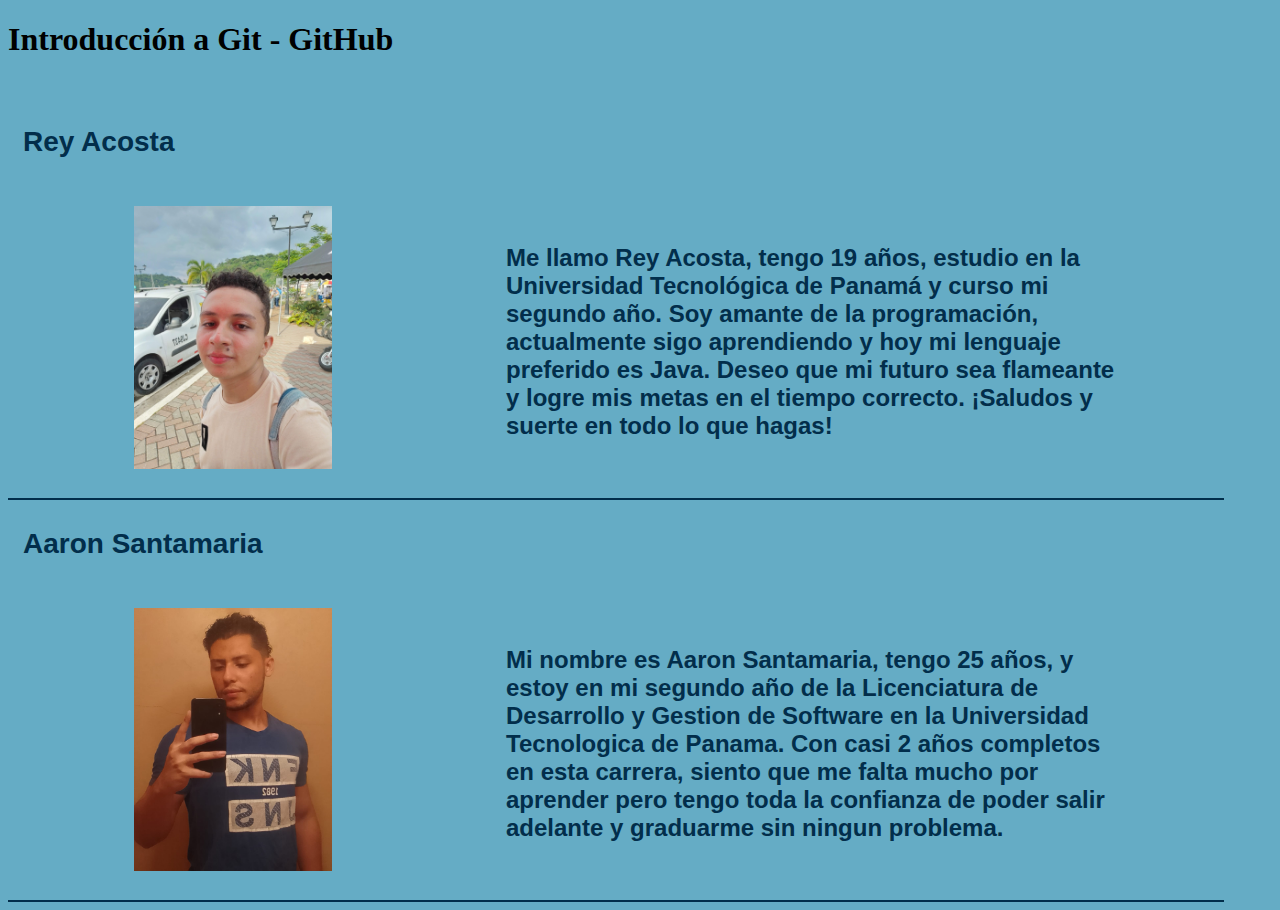
<file: index.html>
<!DOCTYPE html>
<html lang="es">
  <head>
    <meta charset="UTF-8" />
    <meta name="title" content="contactos" />
    <meta name="viewport" content="width=device-width, initial-scale=1.0" />
    <title>Introducción a Git</title>
    <link rel="stylesheet" href="styles.css" />
  </head>
  <body>
    <h1>Introducción a Git - GitHub</h1>
    <br />
    <main>
      <div class="boxes">
        <h3 class="text-wrapper">Rey Acosta</h3>
        <img src="images/rey.jpg" alt="Rey Acosta" class="img2" />
        <p class="desde-el-este">
          Me llamo Rey Acosta, tengo 19 años, estudio en la Universidad
          Tecnológica de Panamá y curso mi segundo año. Soy amante de la
          programación, actualmente sigo aprendiendo y hoy mi lenguaje preferido
          es Java. Deseo que mi futuro sea flameante y logre mis metas en el
          tiempo correcto. ¡Saludos y suerte en todo lo que hagas!
        </p>
      </div>
      <div class="boxes">
        <h3 class="text-wrapper">Aaron Santamaria</h3>
        <img src="images/aaron.jpeg" alt="Aaron" class="img2" />
        <p class="desde-el-este">
          Mi nombre es Aaron Santamaria, tengo 25 años, y estoy en mi segundo
          año de la Licenciatura de Desarrollo y Gestion de Software en la
          Universidad Tecnologica de Panama. Con casi 2 años completos en esta
          carrera, siento que me falta mucho por aprender pero tengo toda la
          confianza de poder salir adelante y graduarme sin ningun problema.
        </p>
      </div>
    </main>
  </body>
</html>
</file>
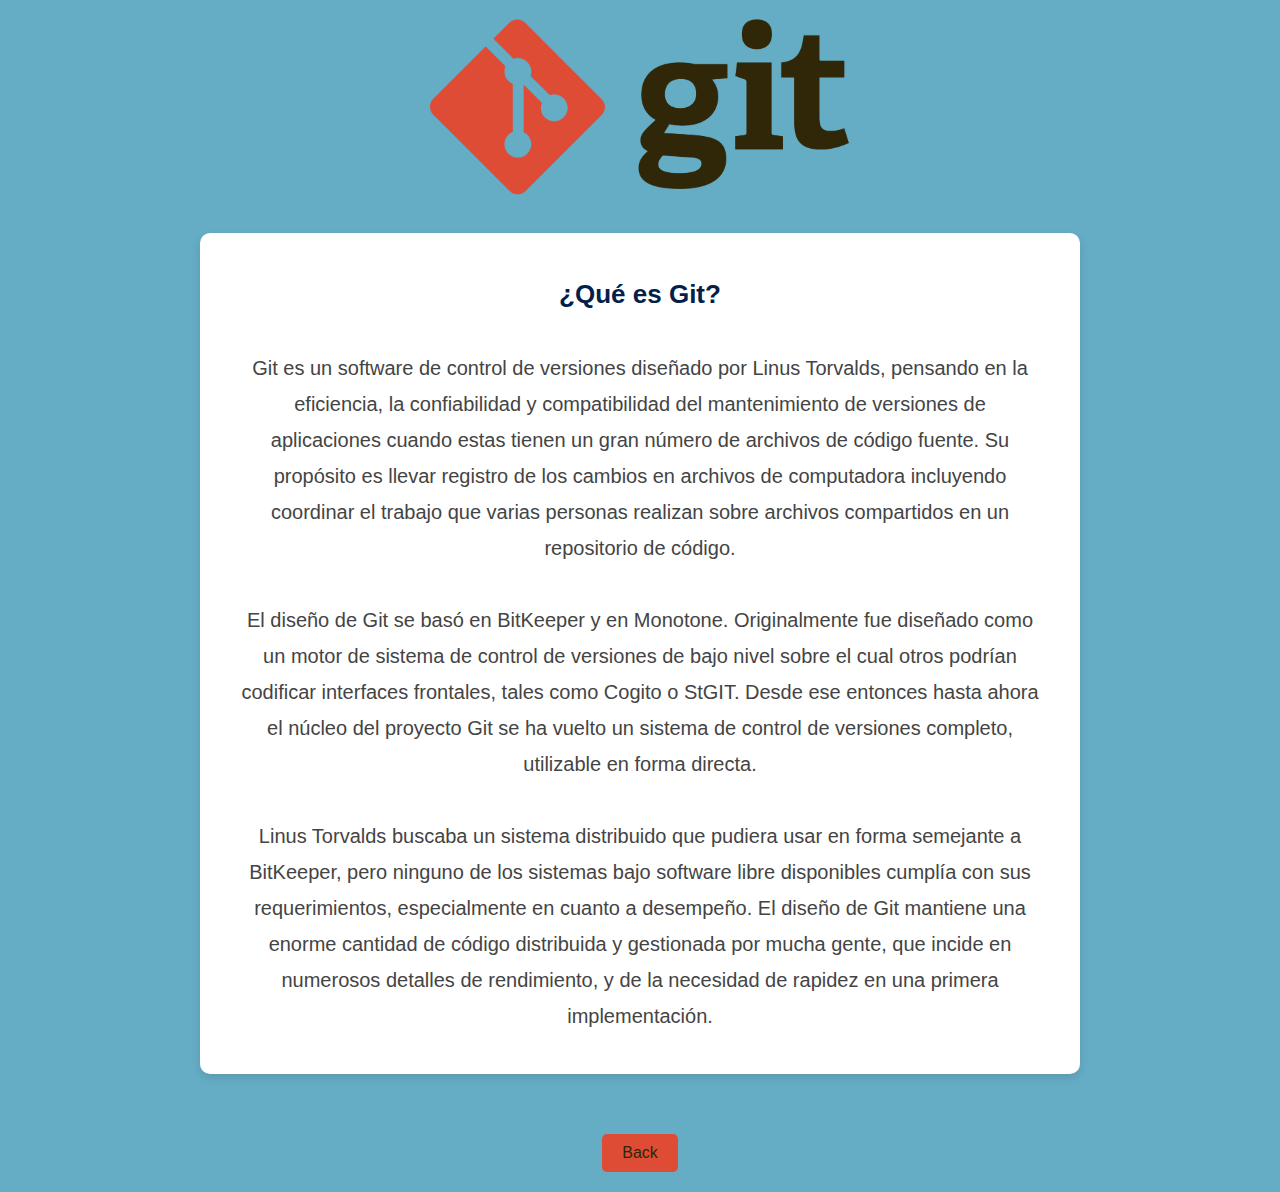
<file: Aaron.html>
<!DOCTYPE html>
<html lang="es">
  <head>
    <meta charset="UTF-8" />
    <meta name="title" content="gitinfo"/>
    <meta name="viewport" content="width=device-width, initial-scale=1.0" />
    <title>Aaronhtml</title>
    <link rel="stylesheet" href="Aaronstyles.css"/>
  </head>
  <body>
    <br />
    <img src="images/gitlogo.png" alt="Logo de Git" class="img-git" />
    <br />
    <main>
      <div class="caja-git">
        <h3 class="text-wrapper">¿Qué es Git?</h3>
        <p class="contenido-git">
          Git es un software de control de versiones diseñado por Linus
          Torvalds, pensando en la eficiencia, la confiabilidad y compatibilidad
          del mantenimiento de versiones de aplicaciones cuando estas tienen un
          gran número de archivos de código fuente. Su propósito es llevar
          registro de los cambios en archivos de computadora incluyendo
          coordinar el trabajo que varias personas realizan sobre archivos
          compartidos en un repositorio de código.<br /><br />

          El diseño de Git se basó en BitKeeper y en Monotone. Originalmente fue
          diseñado como un motor de sistema de control de versiones de bajo
          nivel sobre el cual otros podrían codificar interfaces frontales,
          tales como Cogito o StGIT. Desde ese entonces hasta ahora el núcleo
          del proyecto Git se ha vuelto un sistema de control de versiones
          completo, utilizable en forma directa.<br /><br />
          
          Linus Torvalds buscaba un sistema distribuido que pudiera usar en forma 
          semejante a BitKeeper, pero ninguno de los sistemas bajo software libre
          disponibles cumplía con sus requerimientos, especialmente en cuanto a
          desempeño. El diseño de Git mantiene una enorme cantidad de código
          distribuida y gestionada por mucha gente, que incide en numerosos
          detalles de rendimiento, y de la necesidad de rapidez en una primera
          implementación.
        </p>
    </main>
    <a href="index.html" class="btn-back">Back</a>
  </body>
</html>
</file>
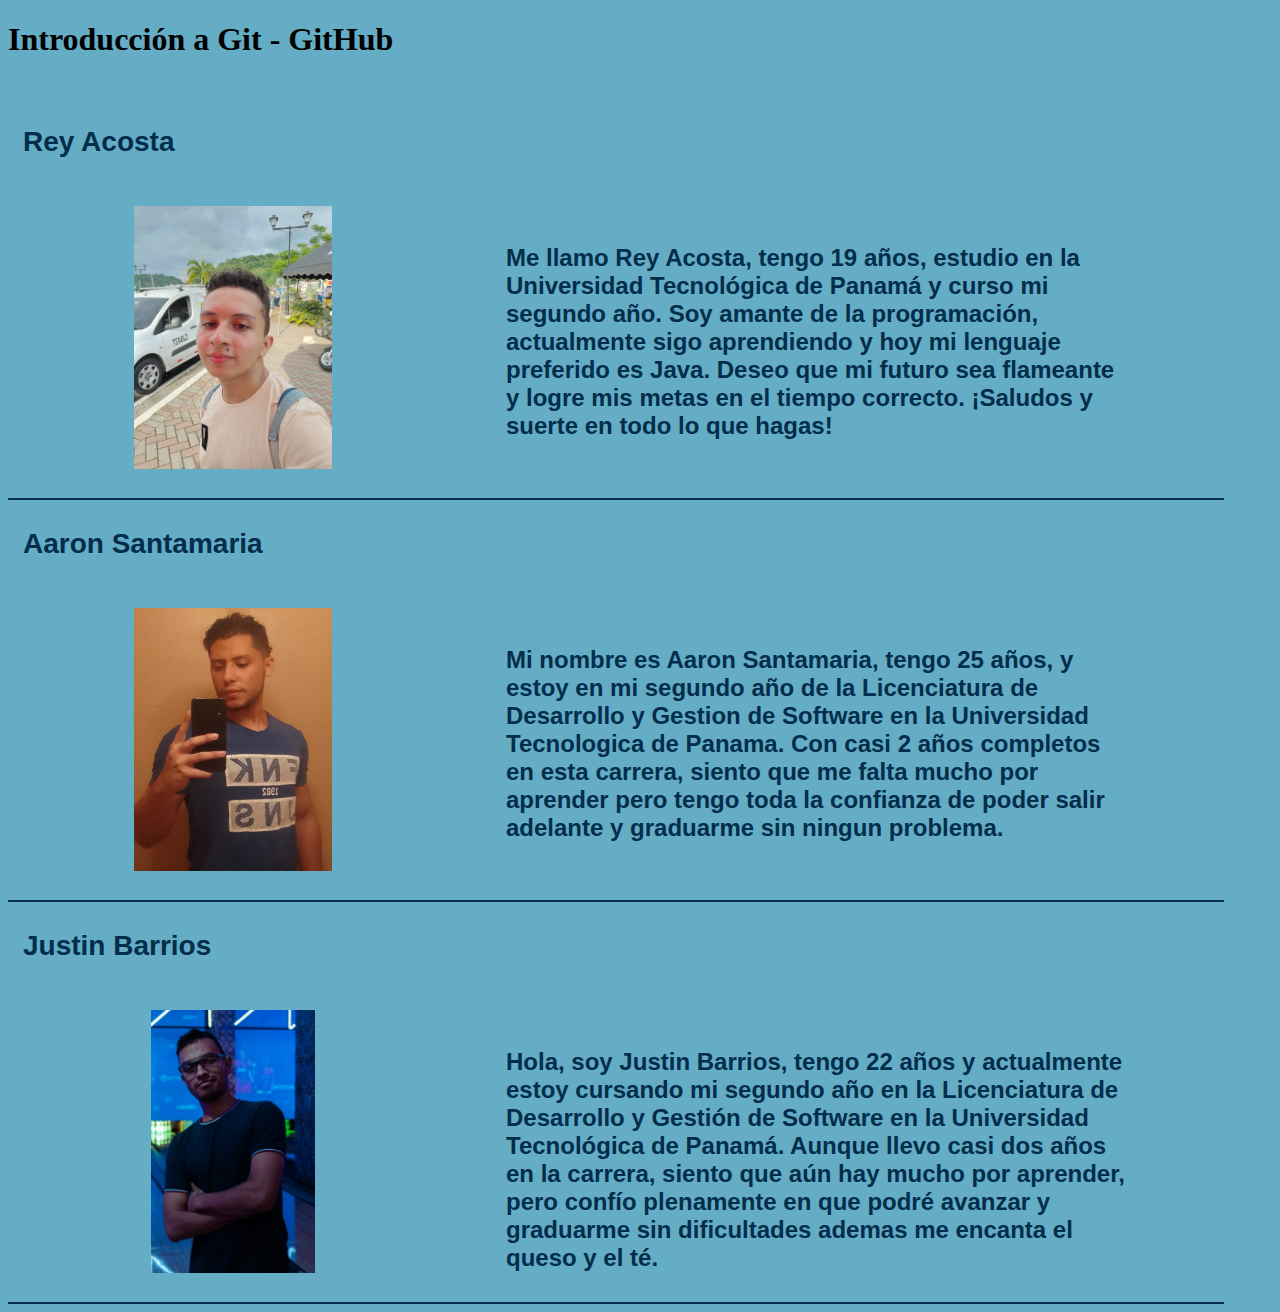
<file: Presentación 2.0.html>
<!DOCTYPE html>
<html lang="es">
  <head>
    <meta charset="UTF-8" />
    <meta name="title" content="contactos" />
    <meta name="viewport" content="width=device-width, initial-scale=1.0" />
    <title>Introducción a Git</title>
    <link rel="stylesheet" href="styles.css" />
  </head>
  <body>
    <h1>Introducción a Git - GitHub</h1>
    <br />
    <main>
      <div class="boxes">
        <h3 class="text-wrapper">Rey Acosta</h3>
        <img src="images/rey.jpg" alt="Rey Acosta" class="img2" />
        <p class="desde-el-este">
          Me llamo Rey Acosta, tengo 19 años, estudio en la Universidad
          Tecnológica de Panamá y curso mi segundo año. Soy amante de la
          programación, actualmente sigo aprendiendo y hoy mi lenguaje preferido
          es Java. Deseo que mi futuro sea flameante y logre mis metas en el
          tiempo correcto. ¡Saludos y suerte en todo lo que hagas!
        </p>
      </div>
      <div class="boxes">
        <h3 class="text-wrapper">Aaron Santamaria</h3>
        <img src="images/aaron.jpeg" alt="Aaron" class="img2" />
        <p class="desde-el-este">
          Mi nombre es Aaron Santamaria, tengo 25 años, y estoy en mi segundo
          año de la Licenciatura de Desarrollo y Gestion de Software en la
          Universidad Tecnologica de Panama. Con casi 2 años completos en esta
          carrera, siento que me falta mucho por aprender pero tengo toda la
          confianza de poder salir adelante y graduarme sin ningun problema.
        </p>
      </div>
      <div class="boxes">
        <h3 class="text-wrapper">Justin Barrios</h3>
        <img src="images/justin.jpeg" alt="Aaron" class="img2" />
        <p class="desde-el-este">
            Hola, soy Justin Barrios, tengo 22 años y actualmente estoy cursando
             mi segundo año en la Licenciatura de Desarrollo y Gestión de Software 
             en la Universidad Tecnológica de Panamá. Aunque llevo casi dos años en
              la carrera, siento que aún hay mucho por aprender, pero confío plenamente
            en que podré avanzar y graduarme sin dificultades ademas me encanta el queso
            y el té.
        </p>
      </div>
    </main>
  </body>
</html>
</file>
<file: styles.css>
body {
  background-color: #65acc5;
}

.img2 {
  height: 263px;
  left: 15px;
  object-fit: contain;
  object-position: top;
  position: absolute;
  top: 108px;
  width: 420px;
  border-radius: 25%;
}

.text-wrapper {
  color: #022e4b;
  font-family: "Inter", Helvetica, sans-serif;
  font-size: 28px;
  font-weight: 700;
  left: 15px;
  letter-spacing: 0;
  line-height: normal;
  position: absolute;
  top: 0;
  width: 725px;
}

.desde-el-este {
  color: #022e4b;
  font-family: "Inter", Helvetica, sans-serif;
  font-size: 24px;
  font-weight: 700;
  left: 498px;
  letter-spacing: 0;
  line-height: normal;
  position: absolute;
  top: 122px;
  width: 627px;
}

.boxes {
  height: 400px;
  position: relative;
  width: 1216px;
  border-bottom-style: solid;
  border-bottom-width: 2px;
  border-color: #022e4b;
}
</file>
<file: Aaronstyles.css>
body {
    background-color: #65acc5;
    font-family: "Arial", sans-serif;
    margin: 0;
    padding: 0;
    display: flex;
    flex-direction: column;
    align-items: center;
    justify-content: flex-start;
  }

  h1 {
    text-align: center;
    margin-top: 20px;
    color: #022e4b;
  }

  .img-git {
    width: 420px;
    height: auto;
    margin-bottom: 20px;
  }

  .text-wrapper {
    color: #031f4a;
    font-size: 26px;
    font-weight: 600;
    text-align: center;
    margin-bottom: 20px;
  }

  .contenido-git {
    color: #444444;
    font-size: 20px;
    font-weight: 400;
    text-align: center;
    width: 100%; 
    max-width: 800px;
    margin: 0 auto; 
    padding: 20px; 
    line-height: 1.8;
  }


  .caja-git {
    padding: 20px;
    margin-bottom: 40px;
    background-color: #ffffff;
    box-shadow: 0 4px 8px rgba(0, 0, 0, 0.1);
    border-radius: 10px;
    text-align: center;
  }

  .btn-back {
    display: inline-block;
    background-color: #de4c36; 
    color: #2f2707;
    padding: 10px 20px;
    text-decoration: none; 
    border-radius: 5px;
    text-align: center;
    margin: 20px 0;
  }
</file>
